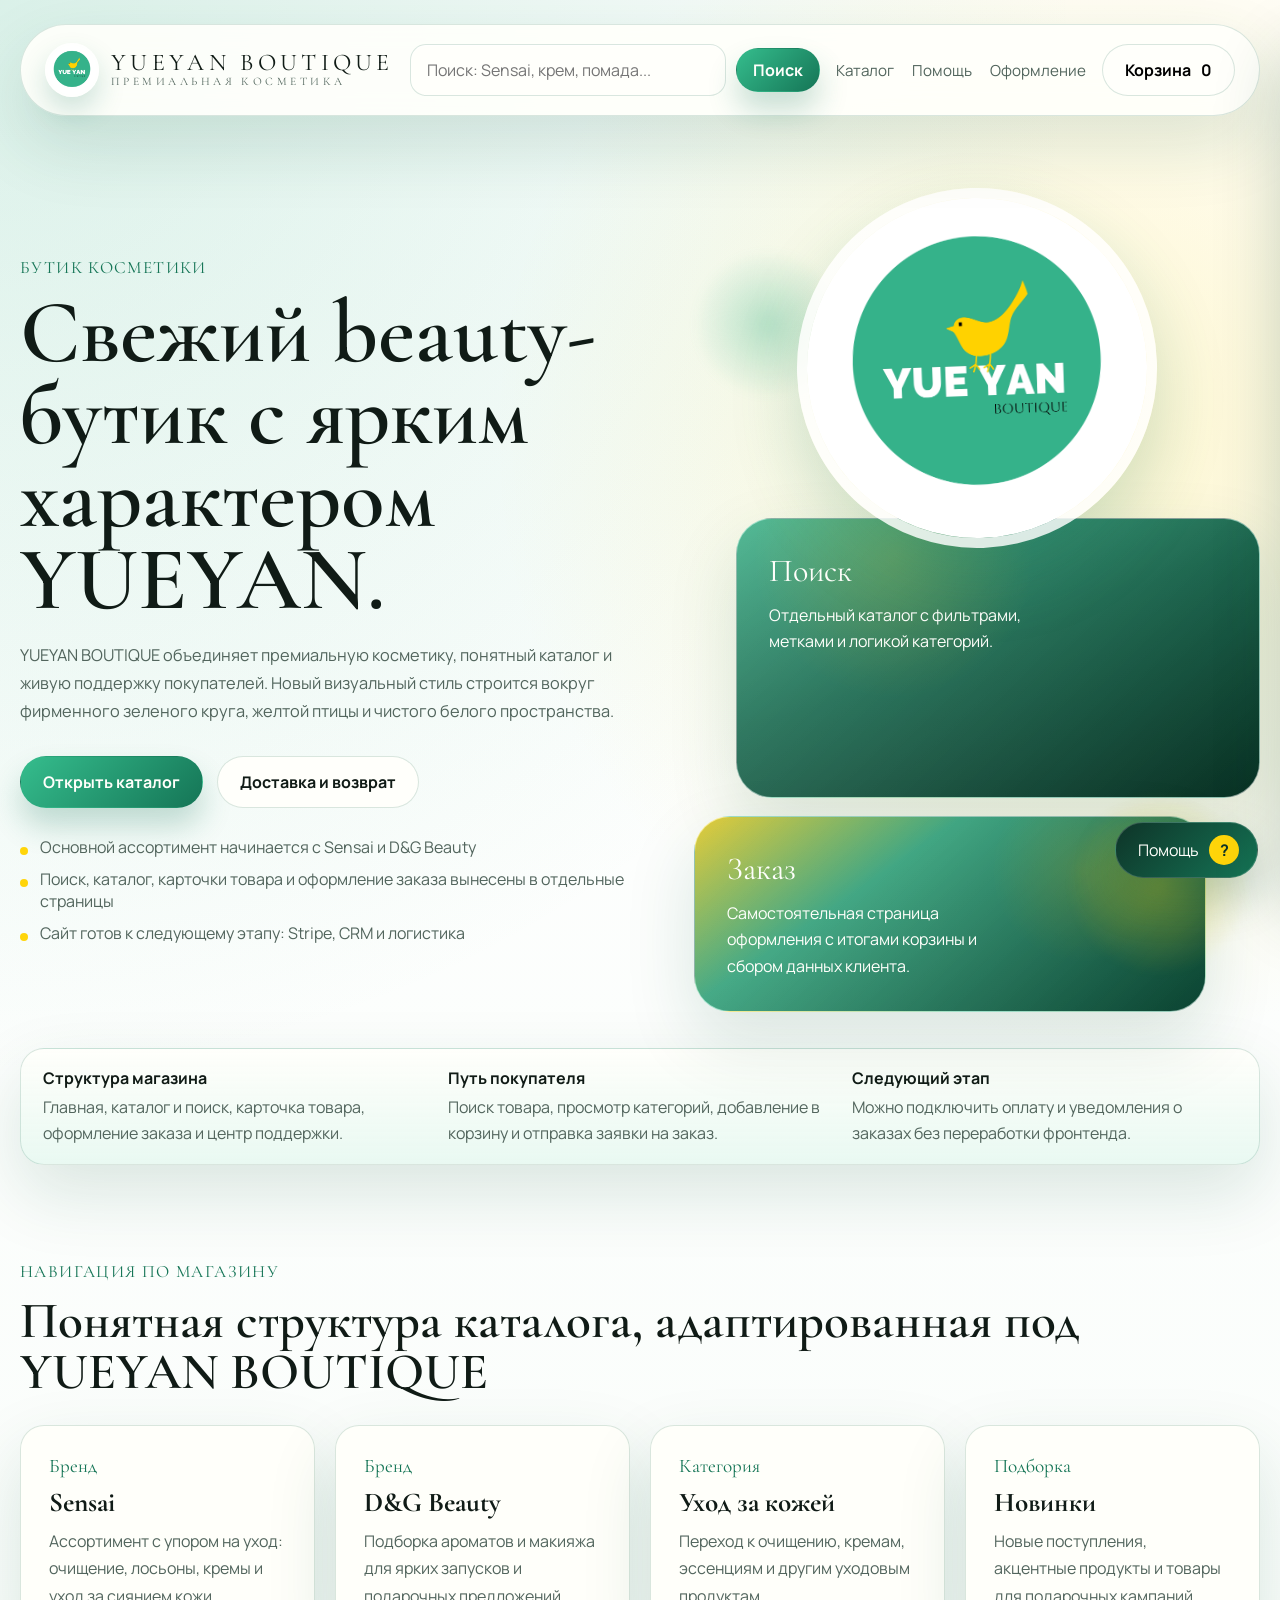
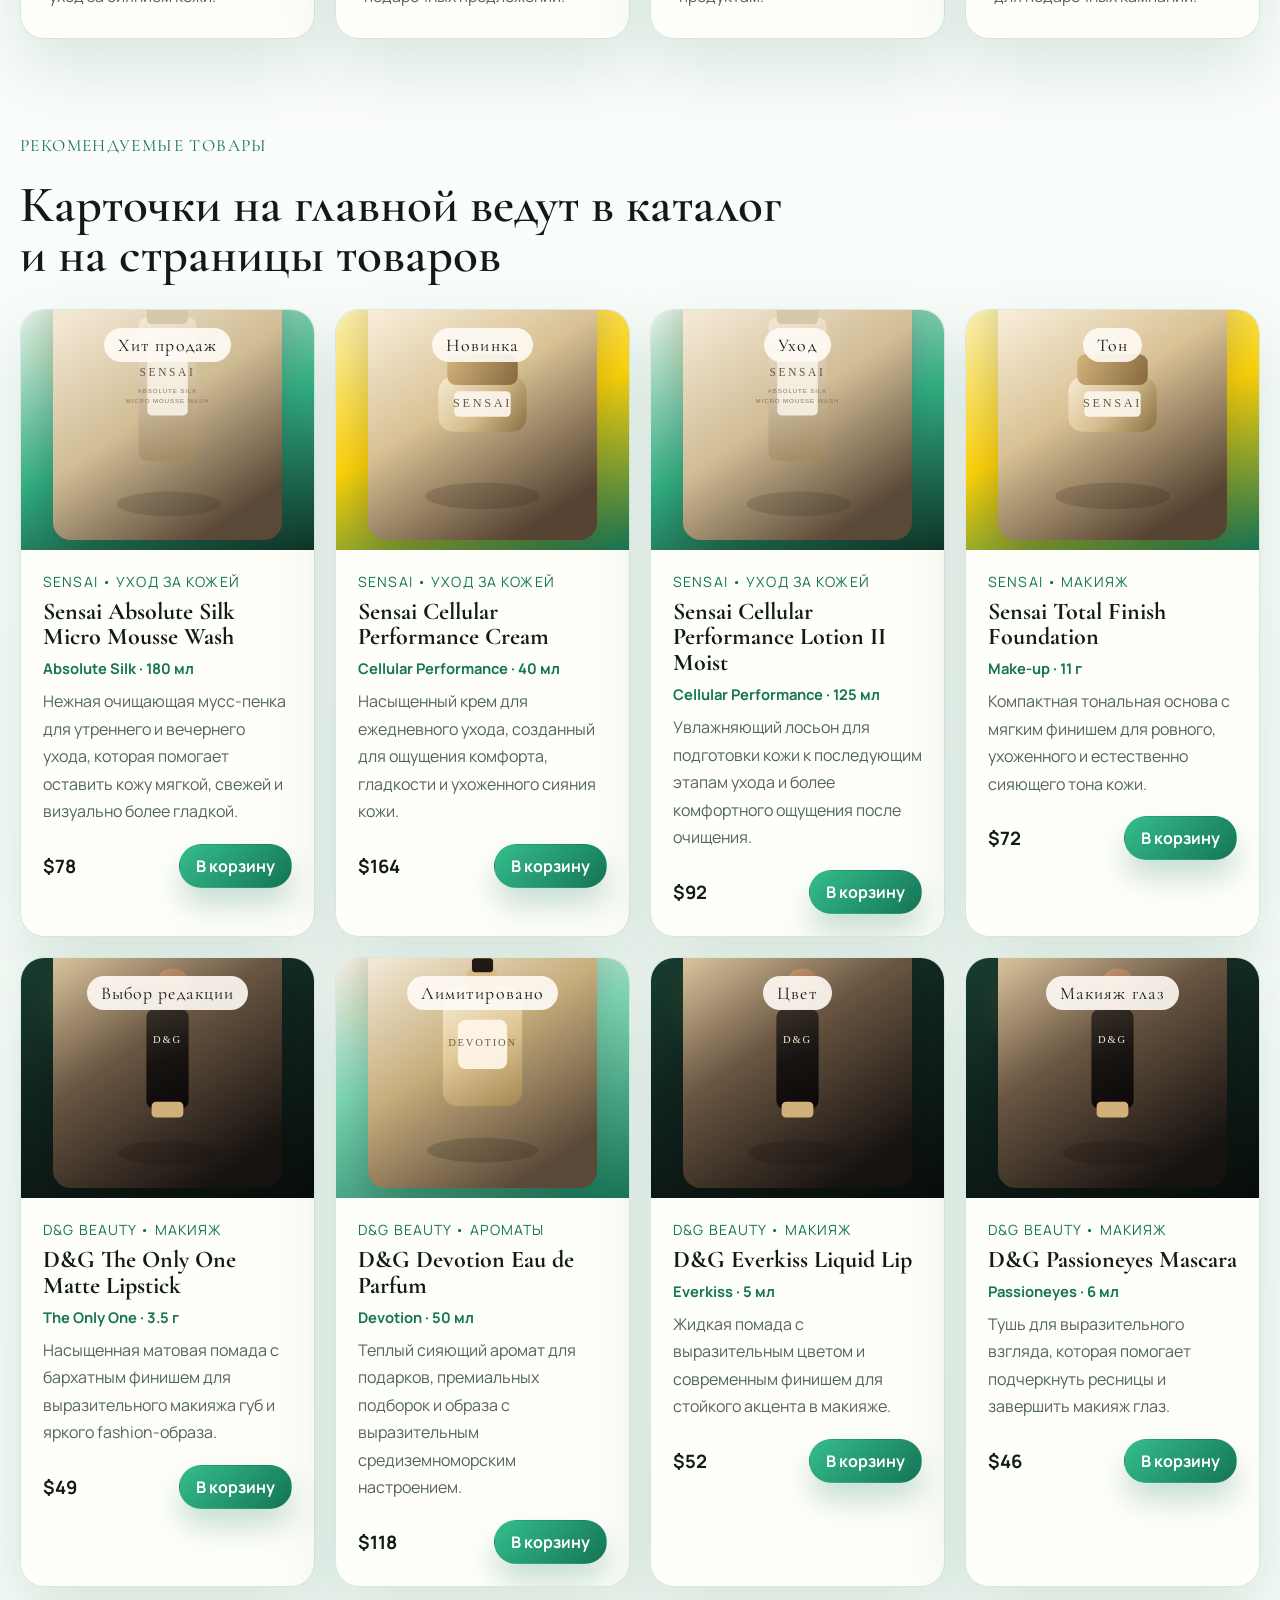
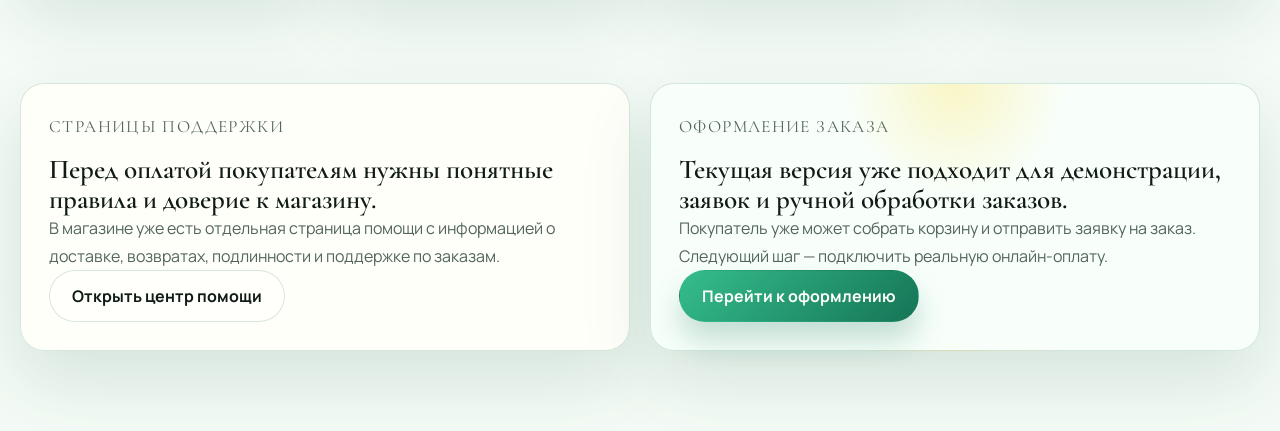
<file: index.html>
<!DOCTYPE html>
<html lang="ru">
  <head>
    <meta charset="UTF-8" />
    <meta name="viewport" content="width=device-width, initial-scale=1.0" />
    <title>YUEYAN BOUTIQUE</title>
    <meta
      name="description"
      content="YUEYAN BOUTIQUE — премиальный магазин косметики с современной структурой каталога и оформления заказа."
    />
    <link rel="preconnect" href="https://fonts.googleapis.com" />
    <link rel="preconnect" href="https://fonts.gstatic.com" crossorigin />
    <link
      href="https://fonts.googleapis.com/css2?family=Cormorant+Garamond:wght@500;600;700&family=Manrope:wght@400;500;600;700;800&display=swap"
      rel="stylesheet"
    />
    <link rel="stylesheet" href="./styles.css" />
  </head>
  <body data-page="home">
    <div class="page-shell">
      <header class="site-header">
        <a class="brand-mark" href="./index.html" aria-label="YUEYAN BOUTIQUE home">
          <img class="brand-mark__logo" src="./assets/yueyan-logo.png" alt="YUEYAN BOUTIQUE" />
          <span>
            <span class="brand-mark__title">YUEYAN BOUTIQUE</span>
            <span class="brand-mark__tag">премиальная косметика</span>
          </span>
        </a>
        <form class="search-bar search-bar--header" action="./catalog.html" method="get">
          <input type="search" name="q" placeholder="Поиск: Sensai, крем, помада..." />
          <button class="button button--primary button--small" type="submit">Поиск</button>
        </form>
        <nav class="site-nav" aria-label="Primary">
          <a href="./catalog.html">Каталог</a>
          <a href="./help.html">Помощь</a>
          <a href="./checkout.html">Оформление</a>
        </nav>
        <button class="cart-button" id="cartToggle" type="button">
          Корзина
          <strong id="cartCount">0</strong>
        </button>
      </header>

      <main>
        <section class="hero hero--store">
          <div class="hero__content">
            <p class="eyebrow">Бутик косметики</p>
            <h1>Свежий beauty-бутик с ярким характером YUEYAN.</h1>
            <p class="hero__copy">
              YUEYAN BOUTIQUE объединяет премиальную косметику, понятный каталог
              и живую поддержку покупателей. Новый визуальный стиль строится вокруг
              фирменного зеленого круга, желтой птицы и чистого белого пространства.
            </p>
            <div class="hero__actions">
              <a class="button button--primary" href="./catalog.html">Открыть каталог</a>
              <a class="button button--ghost" href="./help.html">Доставка и возврат</a>
            </div>
            <ul class="hero__notes">
              <li>Основной ассортимент начинается с Sensai и D&amp;G Beauty</li>
              <li>Поиск, каталог, карточки товара и оформление заказа вынесены в отдельные страницы</li>
              <li>Сайт готов к следующему этапу: Stripe, CRM и логистика</li>
            </ul>
          </div>
          <div class="hero__visual" aria-hidden="true">
            <img class="hero-logo" src="./assets/yueyan-logo.png" alt="" />
            <div class="hero-card hero-card--tall">
              <span>Поиск</span>
              <p>Отдельный каталог с фильтрами, метками и логикой категорий.</p>
            </div>
            <div class="hero-card hero-card--wide">
              <span>Заказ</span>
              <p>Самостоятельная страница оформления с итогами корзины и сбором данных клиента.</p>
            </div>
            <div class="hero-orb hero-orb--one"></div>
            <div class="hero-orb hero-orb--two"></div>
          </div>
        </section>

        <section class="promo-bar">
          <div>
            <strong>Структура магазина</strong>
            <span>Главная, каталог и поиск, карточка товара, оформление заказа и центр поддержки.</span>
          </div>
          <div>
            <strong>Путь покупателя</strong>
            <span>Поиск товара, просмотр категорий, добавление в корзину и отправка заявки на заказ.</span>
          </div>
          <div>
            <strong>Следующий этап</strong>
            <span>Можно подключить оплату и уведомления о заказах без переработки фронтенда.</span>
          </div>
        </section>

        <section class="section">
          <div class="section-heading section-heading--row">
            <div>
              <p class="eyebrow">Навигация по магазину</p>
              <h2>Понятная структура каталога, адаптированная под YUEYAN BOUTIQUE</h2>
            </div>
          </div>
          <div class="entry-grid">
            <a class="entry-card" href="./catalog.html?brand=Sensai">
              <span class="entry-card__eyebrow">Бренд</span>
              <h3>Sensai</h3>
              <p>Ассортимент с упором на уход: очищение, лосьоны, кремы и уход за сиянием кожи.</p>
            </a>
            <a class="entry-card" href="./catalog.html?brand=D%26G%20Beauty">
              <span class="entry-card__eyebrow">Бренд</span>
              <h3>D&amp;G Beauty</h3>
              <p>Подборка ароматов и макияжа для ярких запусков и подарочных предложений.</p>
            </a>
            <a class="entry-card" href="./catalog.html?category=%D0%A3%D1%85%D0%BE%D0%B4%20%D0%B7%D0%B0%20%D0%BA%D0%BE%D0%B6%D0%B5%D0%B9">
              <span class="entry-card__eyebrow">Категория</span>
              <h3>Уход за кожей</h3>
              <p>Переход к очищению, кремам, эссенциям и другим уходовым продуктам.</p>
            </a>
            <a class="entry-card" href="./catalog.html?tag=new">
              <span class="entry-card__eyebrow">Подборка</span>
              <h3>Новинки</h3>
              <p>Новые поступления, акцентные продукты и товары для подарочных кампаний.</p>
            </a>
          </div>
        </section>

        <section class="section">
          <div class="section-heading">
            <p class="eyebrow">Рекомендуемые товары</p>
            <h2>Карточки на главной ведут в каталог и на страницы товаров</h2>
          </div>
          <div class="product-grid" id="featuredProducts"></div>
        </section>

        <section class="section">
          <div class="two-column">
            <div class="info-card">
              <p class="eyebrow">Страницы поддержки</p>
              <h2>Перед оплатой покупателям нужны понятные правила и доверие к магазину.</h2>
              <p>
                В магазине уже есть отдельная страница помощи с информацией о
                доставке, возвратах, подлинности и поддержке по заказам.
              </p>
              <a class="button button--ghost" href="./help.html">Открыть центр помощи</a>
            </div>
            <div class="info-card info-card--warm">
              <p class="eyebrow">Оформление заказа</p>
              <h2>Текущая версия уже подходит для демонстрации, заявок и ручной обработки заказов.</h2>
              <p>
                Покупатель уже может собрать корзину и отправить заявку на заказ.
                Следующий шаг — подключить реальную онлайн-оплату.
              </p>
              <a class="button button--primary" href="./checkout.html">Перейти к оформлению</a>
            </div>
          </div>
        </section>
      </main>
    </div>

    <aside class="cart-drawer" id="cartDrawer" aria-hidden="true">
      <div class="cart-drawer__header">
        <h2>Корзина</h2>
        <button class="icon-button" id="cartClose" type="button" aria-label="Close cart">×</button>
      </div>
      <div class="cart-drawer__body" id="cartItems"></div>
      <div class="cart-drawer__footer">
        <div class="cart-total">
          <span>Итого по товарам</span>
          <strong id="cartSubtotal">$0</strong>
        </div>
        <a class="button button--primary" href="./checkout.html">Перейти к оформлению</a>
      </div>
    </aside>
    <div class="cart-backdrop" id="cartBackdrop" hidden></div>

    <script src="./sanity-config.js"></script>
    <script src="./products.js"></script>
    <script src="./store.js"></script>
  </body>
</html>
</file>
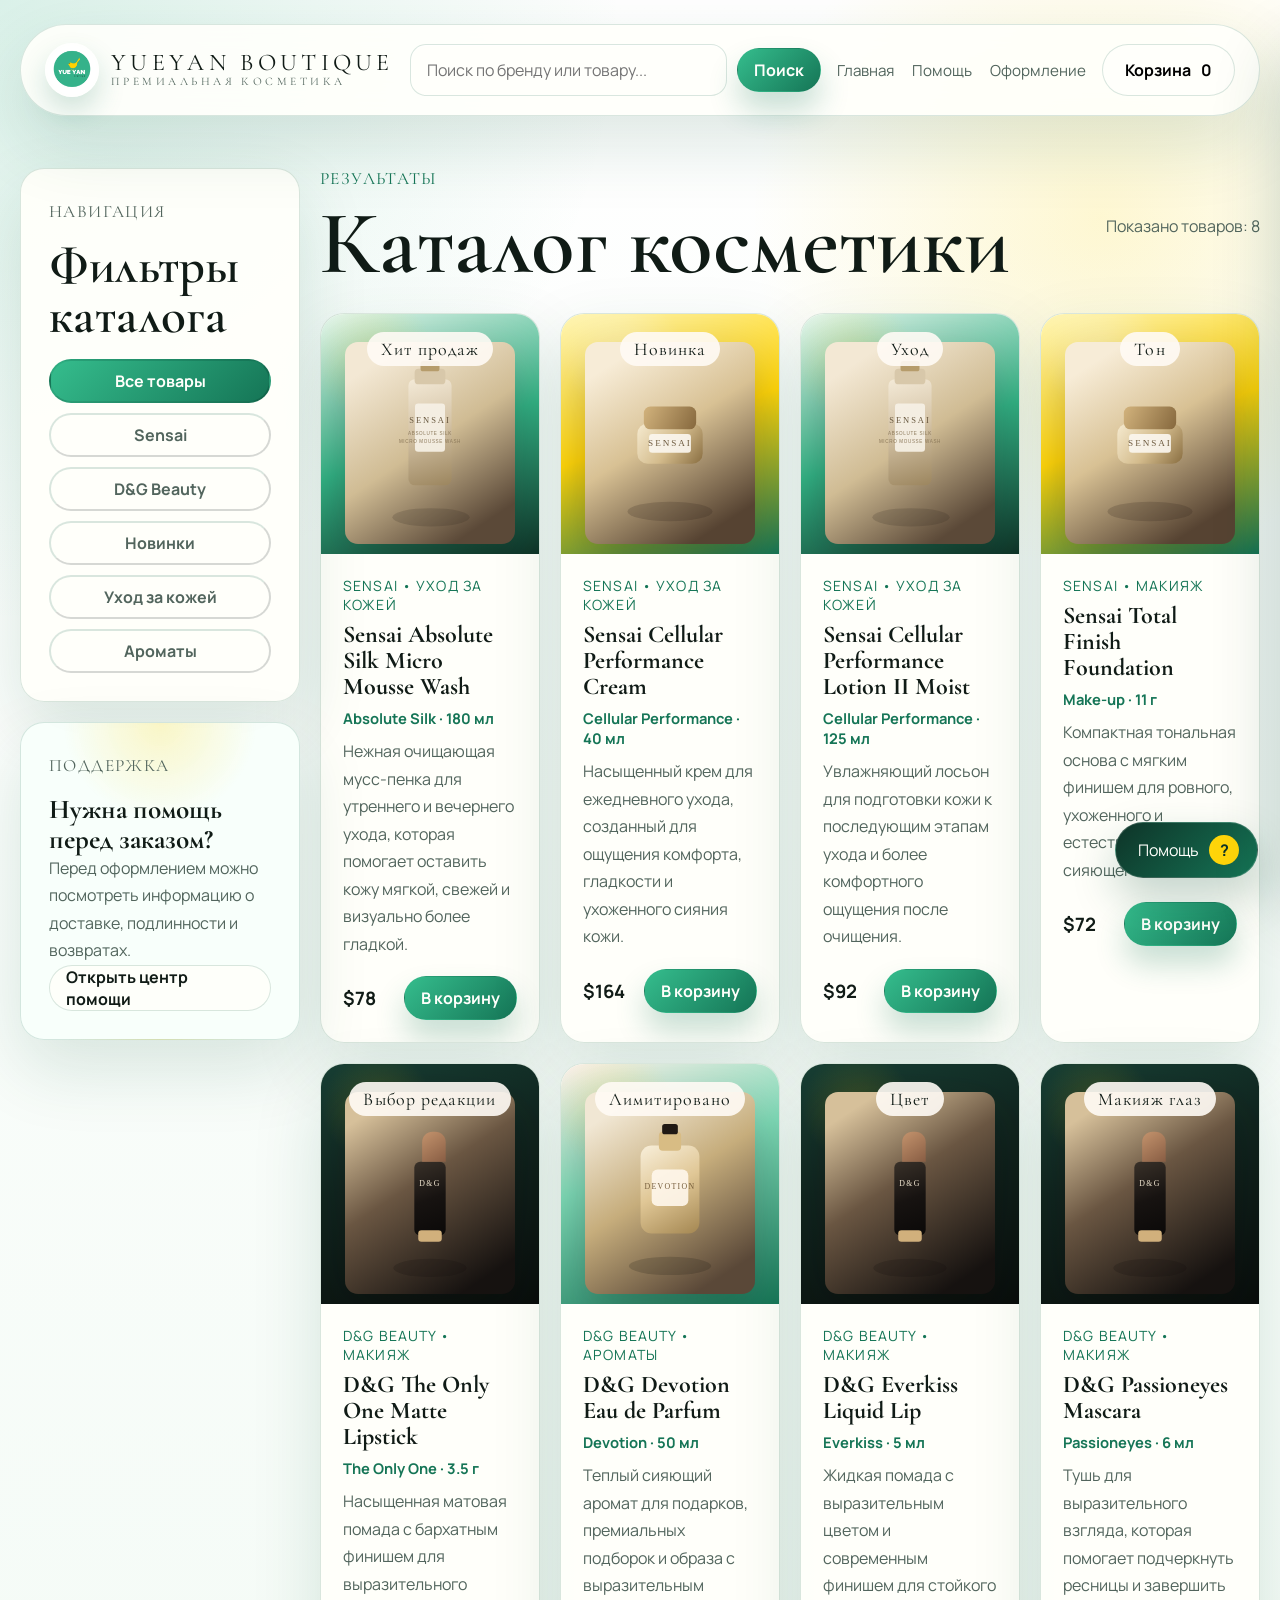
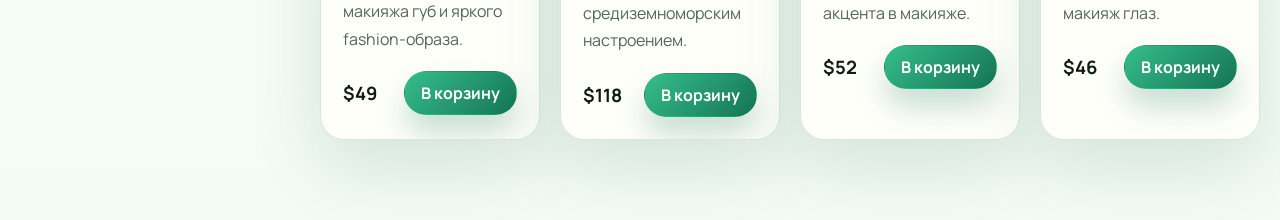
<file: catalog.html>
<!DOCTYPE html>
<html lang="ru">
  <head>
    <meta charset="UTF-8" />
    <meta name="viewport" content="width=device-width, initial-scale=1.0" />
    <title>Каталог | YUEYAN BOUTIQUE</title>
    <link rel="preconnect" href="https://fonts.googleapis.com" />
    <link rel="preconnect" href="https://fonts.gstatic.com" crossorigin />
    <link
      href="https://fonts.googleapis.com/css2?family=Cormorant+Garamond:wght@500;600;700&family=Manrope:wght@400;500;600;700;800&display=swap"
      rel="stylesheet"
    />
    <link rel="stylesheet" href="./styles.css" />
  </head>
  <body data-page="catalog">
    <div class="page-shell">
      <header class="site-header">
        <a class="brand-mark" href="./index.html">
          <img class="brand-mark__logo" src="./assets/yueyan-logo.png" alt="YUEYAN BOUTIQUE" />
          <span>
            <span class="brand-mark__title">YUEYAN BOUTIQUE</span>
            <span class="brand-mark__tag">премиальная косметика</span>
          </span>
        </a>
        <form class="search-bar search-bar--header" action="./catalog.html" method="get">
          <input id="catalogSearchInput" type="search" name="q" placeholder="Поиск по бренду или товару..." />
          <button class="button button--primary button--small" type="submit">Поиск</button>
        </form>
        <nav class="site-nav" aria-label="Primary">
          <a href="./index.html">Главная</a>
          <a href="./help.html">Помощь</a>
          <a href="./checkout.html">Оформление</a>
        </nav>
        <button class="cart-button" id="cartToggle" type="button">
          Корзина
          <strong id="cartCount">0</strong>
        </button>
      </header>

      <main>
        <section class="section section--tight">
          <div class="catalog-layout">
            <aside class="catalog-sidebar">
              <div class="sidebar-card">
                <p class="eyebrow">Навигация</p>
                <h2>Фильтры каталога</h2>
                <div class="filter-stack">
                  <button class="filter-chip is-active" type="button" data-filter="all">Все товары</button>
                  <button class="filter-chip" type="button" data-filter="Sensai">Sensai</button>
                  <button class="filter-chip" type="button" data-filter="D&G Beauty">D&amp;G Beauty</button>
                  <button class="filter-chip" type="button" data-filter="new">Новинки</button>
                  <button class="filter-chip" type="button" data-filter="Уход за кожей">Уход за кожей</button>
                  <button class="filter-chip" type="button" data-filter="Ароматы">Ароматы</button>
                </div>
              </div>
              <div class="sidebar-card sidebar-card--soft">
                <p class="eyebrow">Поддержка</p>
                <h3>Нужна помощь перед заказом?</h3>
                <p>Перед оформлением можно посмотреть информацию о доставке, подлинности и возвратах.</p>
                <a class="button button--ghost button--small" href="./help.html">Открыть центр помощи</a>
              </div>
            </aside>
            <section class="catalog-main">
              <div class="section-heading section-heading--row">
                <div>
                  <p class="eyebrow">Результаты</p>
                  <h1 class="page-title" id="catalogTitle">Каталог косметики</h1>
                </div>
                <p class="catalog-meta" id="catalogMeta">Показаны товары из текущей подборки</p>
              </div>
              <div class="product-grid" id="catalogProducts"></div>
              <div class="empty-result" id="catalogEmpty" hidden>
                <h3>По вашему запросу ничего не найдено.</h3>
                <p>Попробуйте поиск по бренду, категории или более короткому ключевому слову.</p>
              </div>
            </section>
          </div>
        </section>
      </main>
    </div>

    <aside class="cart-drawer" id="cartDrawer" aria-hidden="true">
      <div class="cart-drawer__header">
        <h2>Корзина</h2>
        <button class="icon-button" id="cartClose" type="button" aria-label="Close cart">×</button>
      </div>
      <div class="cart-drawer__body" id="cartItems"></div>
      <div class="cart-drawer__footer">
        <div class="cart-total">
          <span>Итого по товарам</span>
          <strong id="cartSubtotal">$0</strong>
        </div>
        <a class="button button--primary" href="./checkout.html">Перейти к оформлению</a>
      </div>
    </aside>
    <div class="cart-backdrop" id="cartBackdrop" hidden></div>

    <script src="./sanity-config.js"></script>
    <script src="./products.js"></script>
    <script src="./store.js"></script>
  </body>
</html>
</file>
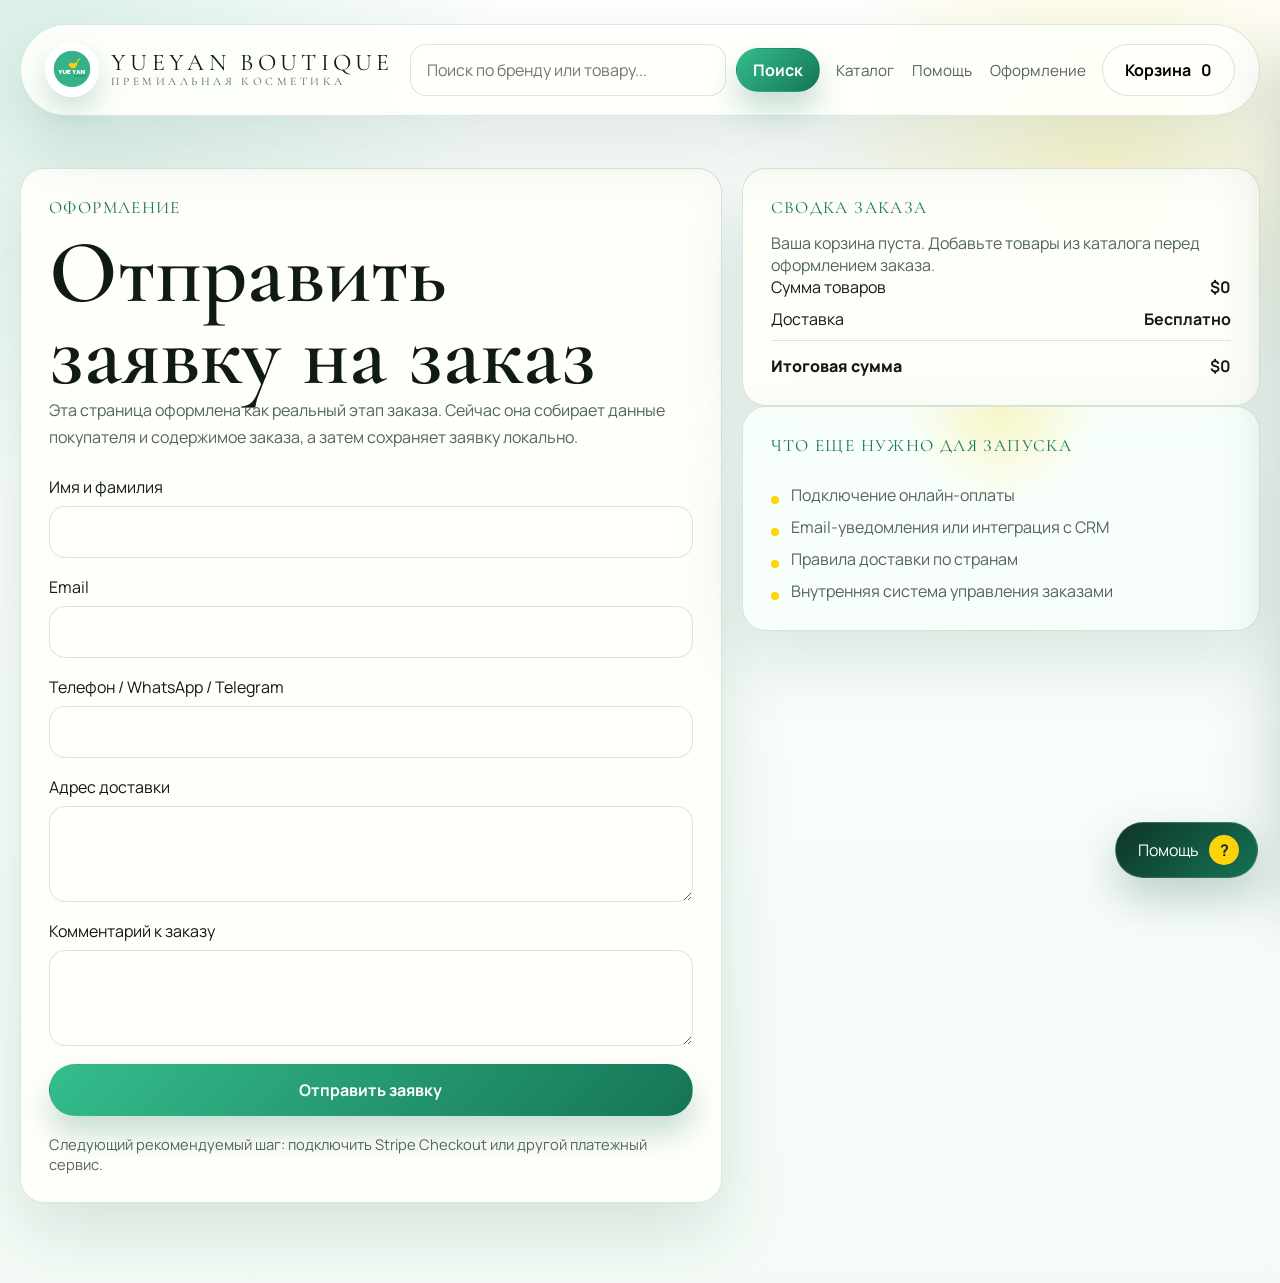
<file: checkout.html>
<!DOCTYPE html>
<html lang="ru">
  <head>
    <meta charset="UTF-8" />
    <meta name="viewport" content="width=device-width, initial-scale=1.0" />
    <title>Оформление заказа | YUEYAN BOUTIQUE</title>
    <link rel="preconnect" href="https://fonts.googleapis.com" />
    <link rel="preconnect" href="https://fonts.gstatic.com" crossorigin />
    <link
      href="https://fonts.googleapis.com/css2?family=Cormorant+Garamond:wght@500;600;700&family=Manrope:wght@400;500;600;700;800&display=swap"
      rel="stylesheet"
    />
    <link rel="stylesheet" href="./styles.css" />
  </head>
  <body data-page="checkout">
    <div class="page-shell">
      <header class="site-header">
        <a class="brand-mark" href="./index.html">
          <img class="brand-mark__logo" src="./assets/yueyan-logo.png" alt="YUEYAN BOUTIQUE" />
          <span>
            <span class="brand-mark__title">YUEYAN BOUTIQUE</span>
            <span class="brand-mark__tag">премиальная косметика</span>
          </span>
        </a>
        <form class="search-bar search-bar--header" action="./catalog.html" method="get">
          <input type="search" name="q" placeholder="Поиск по бренду или товару..." />
          <button class="button button--primary button--small" type="submit">Поиск</button>
        </form>
        <nav class="site-nav" aria-label="Primary">
          <a href="./catalog.html">Каталог</a>
          <a href="./help.html">Помощь</a>
          <a href="./checkout.html">Оформление</a>
        </nav>
        <button class="cart-button" id="cartToggle" type="button">
          Корзина
          <strong id="cartCount">0</strong>
        </button>
      </header>

      <main>
        <section class="section section--tight">
          <div class="checkout-layout">
            <div class="checkout-card">
              <p class="eyebrow">Оформление</p>
              <h1 class="page-title">Отправить заявку на заказ</h1>
              <p class="page-intro">
                Эта страница оформлена как реальный этап заказа. Сейчас она собирает
                данные покупателя и содержимое заказа, а затем сохраняет заявку локально.
              </p>
              <form class="checkout-form" id="checkoutForm">
                <label>
                  <span>Имя и фамилия</span>
                  <input name="customerName" type="text" required />
                </label>
                <label>
                  <span>Email</span>
                  <input name="customerEmail" type="email" required />
                </label>
                <label>
                  <span>Телефон / WhatsApp / Telegram</span>
                  <input name="customerPhone" type="text" />
                </label>
                <label>
                  <span>Адрес доставки</span>
                  <textarea name="customerAddress" rows="3" required></textarea>
                </label>
                <label>
                  <span>Комментарий к заказу</span>
                  <textarea name="customerNote" rows="3"></textarea>
                </label>
                <button class="button button--primary" type="submit">Отправить заявку</button>
                <p class="form-hint">
                  Следующий рекомендуемый шаг: подключить Stripe Checkout или другой платежный сервис.
                </p>
              </form>
            </div>

            <aside class="checkout-side">
              <div class="status-card">
                <p class="eyebrow">Сводка заказа</p>
                <div id="checkoutSummary"></div>
              </div>
              <div class="status-card status-card--warm">
                <p class="eyebrow">Что еще нужно для запуска</p>
                <ul class="status-list">
                  <li>Подключение онлайн-оплаты</li>
                  <li>Email-уведомления или интеграция с CRM</li>
                  <li>Правила доставки по странам</li>
                  <li>Внутренняя система управления заказами</li>
                </ul>
              </div>
            </aside>
          </div>
        </section>
      </main>
    </div>

    <aside class="cart-drawer" id="cartDrawer" aria-hidden="true">
      <div class="cart-drawer__header">
        <h2>Корзина</h2>
        <button class="icon-button" id="cartClose" type="button" aria-label="Close cart">×</button>
      </div>
      <div class="cart-drawer__body" id="cartItems"></div>
      <div class="cart-drawer__footer">
        <div class="cart-total">
          <span>Итого по товарам</span>
          <strong id="cartSubtotal">$0</strong>
        </div>
        <a class="button button--primary" href="./checkout.html">Перейти к оформлению</a>
      </div>
    </aside>
    <div class="cart-backdrop" id="cartBackdrop" hidden></div>

    <script src="./sanity-config.js"></script>
    <script src="./products.js"></script>
    <script src="./store.js"></script>
  </body>
</html>
</file>
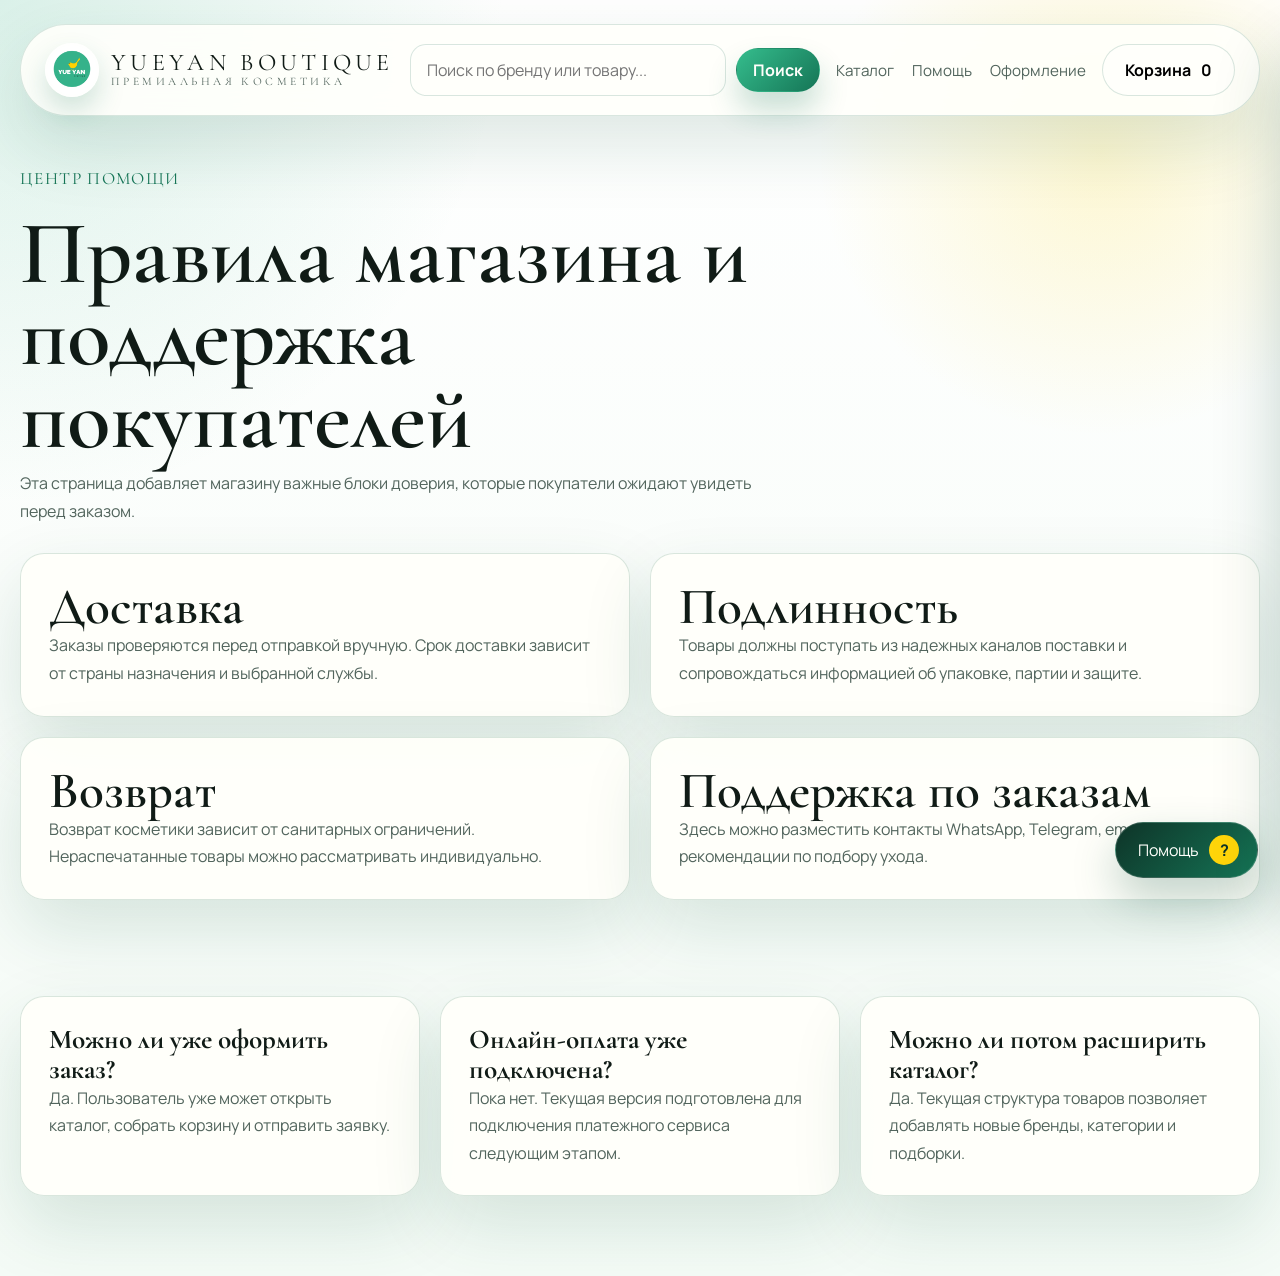
<file: help.html>
<!DOCTYPE html>
<html lang="ru">
  <head>
    <meta charset="UTF-8" />
    <meta name="viewport" content="width=device-width, initial-scale=1.0" />
    <title>Центр помощи | YUEYAN BOUTIQUE</title>
    <link rel="preconnect" href="https://fonts.googleapis.com" />
    <link rel="preconnect" href="https://fonts.gstatic.com" crossorigin />
    <link
      href="https://fonts.googleapis.com/css2?family=Cormorant+Garamond:wght@500;600;700&family=Manrope:wght@400;500;600;700;800&display=swap"
      rel="stylesheet"
    />
    <link rel="stylesheet" href="./styles.css" />
  </head>
  <body data-page="help">
    <div class="page-shell">
      <header class="site-header">
        <a class="brand-mark" href="./index.html">
          <img class="brand-mark__logo" src="./assets/yueyan-logo.png" alt="YUEYAN BOUTIQUE" />
          <span>
            <span class="brand-mark__title">YUEYAN BOUTIQUE</span>
            <span class="brand-mark__tag">премиальная косметика</span>
          </span>
        </a>
        <form class="search-bar search-bar--header" action="./catalog.html" method="get">
          <input type="search" name="q" placeholder="Поиск по бренду или товару..." />
          <button class="button button--primary button--small" type="submit">Поиск</button>
        </form>
        <nav class="site-nav" aria-label="Primary">
          <a href="./catalog.html">Каталог</a>
          <a href="./help.html">Помощь</a>
          <a href="./checkout.html">Оформление</a>
        </nav>
        <button class="cart-button" id="cartToggle" type="button">
          Корзина
          <strong id="cartCount">0</strong>
        </button>
      </header>

      <main>
        <section class="section section--tight">
          <div class="section-heading">
            <p class="eyebrow">Центр помощи</p>
            <h1 class="page-title">Правила магазина и поддержка покупателей</h1>
            <p class="page-intro">
              Эта страница добавляет магазину важные блоки доверия, которые покупатели ожидают увидеть перед заказом.
            </p>
          </div>
          <div class="help-grid">
            <article class="policy-card">
              <h2>Доставка</h2>
              <p>Заказы проверяются перед отправкой вручную. Срок доставки зависит от страны назначения и выбранной службы.</p>
            </article>
            <article class="policy-card">
              <h2>Подлинность</h2>
              <p>Товары должны поступать из надежных каналов поставки и сопровождаться информацией об упаковке, партии и защите.</p>
            </article>
            <article class="policy-card">
              <h2>Возврат</h2>
              <p>Возврат косметики зависит от санитарных ограничений. Нераспечатанные товары можно рассматривать индивидуально.</p>
            </article>
            <article class="policy-card">
              <h2>Поддержка по заказам</h2>
              <p>Здесь можно разместить контакты WhatsApp, Telegram, email и рекомендации по подбору ухода.</p>
            </article>
          </div>
        </section>

        <section class="section">
          <div class="faq-list">
            <article class="faq-item">
              <h3>Можно ли уже оформить заказ?</h3>
              <p>Да. Пользователь уже может открыть каталог, собрать корзину и отправить заявку.</p>
            </article>
            <article class="faq-item">
              <h3>Онлайн-оплата уже подключена?</h3>
              <p>Пока нет. Текущая версия подготовлена для подключения платежного сервиса следующим этапом.</p>
            </article>
            <article class="faq-item">
              <h3>Можно ли потом расширить каталог?</h3>
              <p>Да. Текущая структура товаров позволяет добавлять новые бренды, категории и подборки.</p>
            </article>
          </div>
        </section>
      </main>
    </div>

    <aside class="cart-drawer" id="cartDrawer" aria-hidden="true">
      <div class="cart-drawer__header">
        <h2>Корзина</h2>
        <button class="icon-button" id="cartClose" type="button" aria-label="Close cart">×</button>
      </div>
      <div class="cart-drawer__body" id="cartItems"></div>
      <div class="cart-drawer__footer">
        <div class="cart-total">
          <span>Итого по товарам</span>
          <strong id="cartSubtotal">$0</strong>
        </div>
        <a class="button button--primary" href="./checkout.html">Перейти к оформлению</a>
      </div>
    </aside>
    <div class="cart-backdrop" id="cartBackdrop" hidden></div>

    <script src="./sanity-config.js"></script>
    <script src="./products.js"></script>
    <script src="./store.js"></script>
  </body>
</html>
</file>
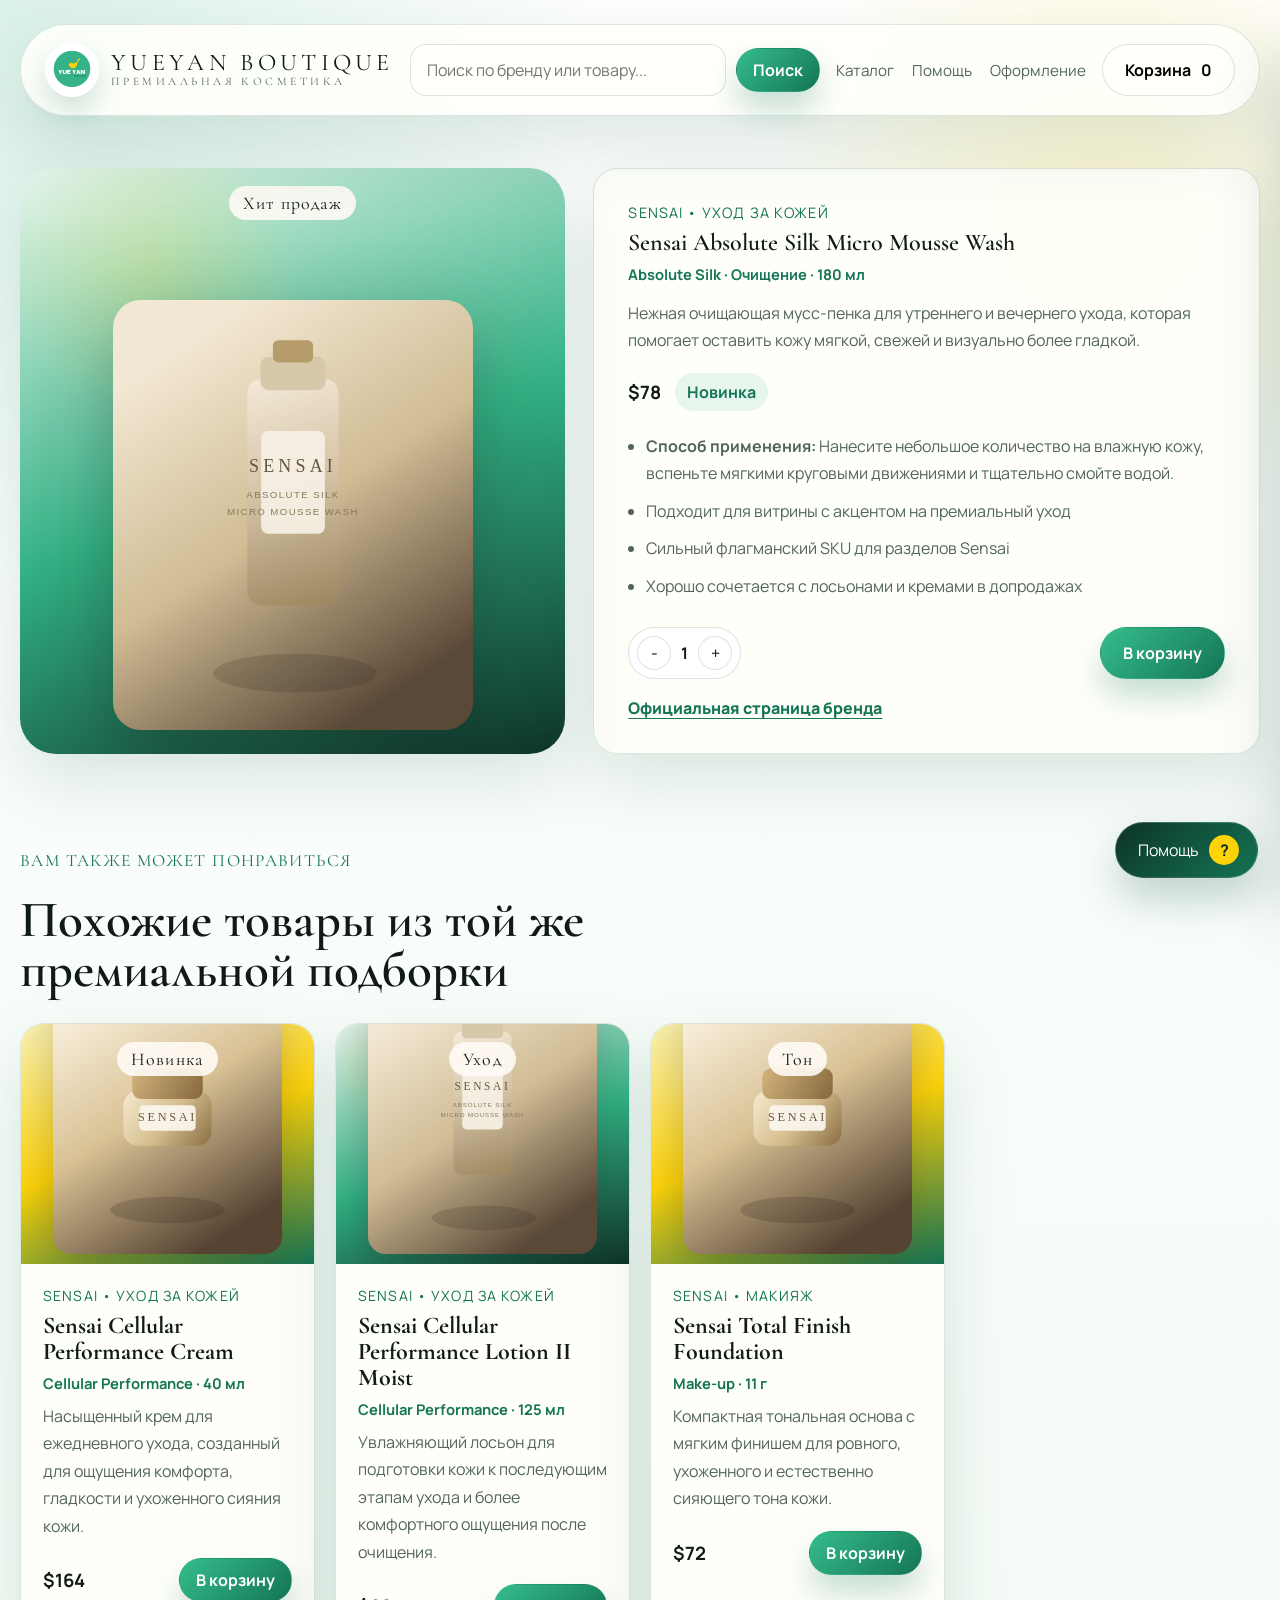
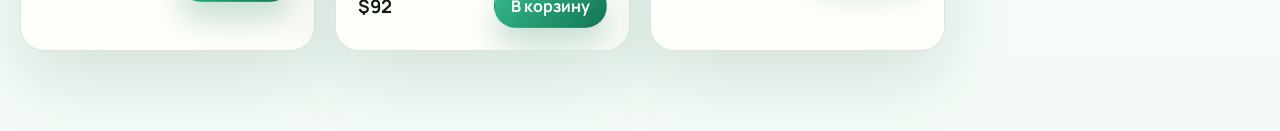
<file: product.html>
<!DOCTYPE html>
<html lang="ru">
  <head>
    <meta charset="UTF-8" />
    <meta name="viewport" content="width=device-width, initial-scale=1.0" />
    <title>Товар | YUEYAN BOUTIQUE</title>
    <link rel="preconnect" href="https://fonts.googleapis.com" />
    <link rel="preconnect" href="https://fonts.gstatic.com" crossorigin />
    <link
      href="https://fonts.googleapis.com/css2?family=Cormorant+Garamond:wght@500;600;700&family=Manrope:wght@400;500;600;700;800&display=swap"
      rel="stylesheet"
    />
    <link rel="stylesheet" href="./styles.css" />
  </head>
  <body data-page="product">
    <div class="page-shell">
      <header class="site-header">
        <a class="brand-mark" href="./index.html">
          <img class="brand-mark__logo" src="./assets/yueyan-logo.png" alt="YUEYAN BOUTIQUE" />
          <span>
            <span class="brand-mark__title">YUEYAN BOUTIQUE</span>
            <span class="brand-mark__tag">премиальная косметика</span>
          </span>
        </a>
        <form class="search-bar search-bar--header" action="./catalog.html" method="get">
          <input type="search" name="q" placeholder="Поиск по бренду или товару..." />
          <button class="button button--primary button--small" type="submit">Поиск</button>
        </form>
        <nav class="site-nav" aria-label="Primary">
          <a href="./catalog.html">Каталог</a>
          <a href="./help.html">Помощь</a>
          <a href="./checkout.html">Оформление</a>
        </nav>
        <button class="cart-button" id="cartToggle" type="button">
          Корзина
          <strong id="cartCount">0</strong>
        </button>
      </header>

      <main>
        <section class="section section--tight">
          <div class="product-detail" id="productDetail"></div>
        </section>

        <section class="section">
          <div class="section-heading">
            <p class="eyebrow">Вам также может понравиться</p>
            <h2>Похожие товары из той же премиальной подборки</h2>
          </div>
          <div class="product-grid" id="relatedProducts"></div>
        </section>
      </main>
    </div>

    <aside class="cart-drawer" id="cartDrawer" aria-hidden="true">
      <div class="cart-drawer__header">
        <h2>Корзина</h2>
        <button class="icon-button" id="cartClose" type="button" aria-label="Close cart">×</button>
      </div>
      <div class="cart-drawer__body" id="cartItems"></div>
      <div class="cart-drawer__footer">
        <div class="cart-total">
          <span>Итого по товарам</span>
          <strong id="cartSubtotal">$0</strong>
        </div>
        <a class="button button--primary" href="./checkout.html">Перейти к оформлению</a>
      </div>
    </aside>
    <div class="cart-backdrop" id="cartBackdrop" hidden></div>

    <script src="./sanity-config.js"></script>
    <script src="./products.js"></script>
    <script src="./store.js"></script>
  </body>
</html>
</file>
<file: styles.css>
:root {
  --bg: #f4fbf6;
  --surface: rgba(255, 255, 250, 0.94);
  --surface-strong: #fffffb;
  --surface-soft: #dff2e8;
  --text: #101b16;
  --muted: #52655d;
  --line: rgba(20, 103, 76, 0.16);
  --accent: #32b184;
  --accent-deep: #157556;
  --accent-soft: #bcebd7;
  --gold: #ffd50a;
  --gold-deep: #d9a900;
  --dark-panel: #0e3428;
  --dark-soft: #163f33;
  --shadow: 0 28px 70px rgba(15, 83, 60, 0.14);
  --radius-xl: 36px;
  --radius-lg: 24px;
  --radius-md: 18px;
  --max-width: 1240px;
}

* {
  box-sizing: border-box;
}

html {
  scroll-behavior: smooth;
}

body {
  margin: 0;
  min-height: 100vh;
  font-family: "Manrope", sans-serif;
  color: var(--text);
  background:
    radial-gradient(circle at top left, rgba(50, 177, 132, 0.18), transparent 28%),
    radial-gradient(circle at 86% 12%, rgba(255, 213, 10, 0.18), transparent 18%),
    linear-gradient(180deg, #ffffff 0%, var(--bg) 100%);
}

body.no-scroll {
  overflow: hidden;
}

a {
  color: inherit;
  text-decoration: none;
}

button,
input,
textarea {
  font: inherit;
}

button {
  cursor: pointer;
}

h1,
h2,
h3,
p {
  margin: 0;
}

.page-shell {
  width: min(calc(100% - 32px), var(--max-width));
  margin: 0 auto;
  padding: 24px 0 80px;
}

.site-header {
  position: sticky;
  top: 16px;
  z-index: 20;
  display: grid;
  grid-template-columns: auto minmax(220px, 1fr) auto auto;
  gap: 16px;
  align-items: center;
  padding: 18px 24px;
  border: 1px solid var(--line);
  border-radius: 999px;
  background: rgba(255, 255, 251, 0.9);
  backdrop-filter: blur(14px);
  box-shadow: var(--shadow);
}

.brand-mark {
  display: inline-flex;
  align-items: center;
  gap: 12px;
  min-width: max-content;
}

.brand-mark__logo {
  width: 54px;
  height: 54px;
  border: 2px solid rgba(255, 255, 255, 0.88);
  border-radius: 50%;
  object-fit: cover;
  box-shadow: 0 14px 28px rgba(20, 117, 86, 0.2);
}

.brand-mark__title,
.brand-mark__tag,
.eyebrow,
h1,
h2,
h3,
.hero-card span,
.product-card__badge,
.entry-card__eyebrow {
  font-family: "Cormorant Garamond", serif;
}

.brand-mark__title {
  display: block;
  font-size: 1.5rem;
  line-height: 0.95;
  text-transform: uppercase;
  letter-spacing: 0.18em;
}

.brand-mark__tag {
  display: block;
  font-size: 0.72rem;
  letter-spacing: 0.3em;
  text-transform: uppercase;
  color: var(--muted);
}

.site-nav {
  display: flex;
  flex-wrap: wrap;
  gap: 18px;
  font-size: 0.95rem;
  color: var(--muted);
}

.search-bar {
  display: flex;
  gap: 10px;
  align-items: center;
}

.search-bar input,
.checkout-form input,
.checkout-form textarea {
  width: 100%;
  padding: 14px 16px;
  border: 1px solid rgba(20, 103, 76, 0.16);
  border-radius: 16px;
  background: #fffffb;
  color: var(--text);
  box-shadow: inset 0 1px 0 rgba(255, 255, 255, 0.8);
}

.button,
.cart-button {
  display: inline-flex;
  align-items: center;
  justify-content: center;
  gap: 10px;
  min-height: 52px;
  padding: 0 22px;
  border-radius: 999px;
  border: 1px solid transparent;
  font-weight: 700;
  transition: transform 180ms ease, background-color 180ms ease, border-color 180ms ease;
}

.button:hover,
.cart-button:hover {
  transform: translateY(-2px);
}

.button--primary {
  color: #fffffb;
  background: linear-gradient(135deg, #35bd8d 0%, #157556 100%);
  box-shadow: 0 18px 30px rgba(21, 117, 86, 0.24);
}

.button--ghost,
.cart-button,
.filter-chip {
  border-color: var(--line);
  background: rgba(255, 255, 251, 0.94);
}

.button--ghost:hover,
.cart-button:hover,
.filter-chip:hover {
  border-color: rgba(50, 177, 132, 0.32);
  background: rgba(235, 250, 243, 0.98);
}

.button--small {
  min-height: 44px;
  padding: 0 16px;
}

.hero {
  display: grid;
  grid-template-columns: minmax(0, 1.05fr) minmax(320px, 0.95fr);
  gap: 48px;
  align-items: center;
  padding: 72px 0 36px;
}

.eyebrow {
  margin-bottom: 14px;
  font-size: 1.08rem;
  letter-spacing: 0.08em;
  color: var(--accent-deep);
  text-transform: uppercase;
}

h1,
.page-title {
  font-size: clamp(3rem, 7vw, 5.8rem);
  line-height: 0.92;
  font-weight: 600;
}

.page-title {
  max-width: none;
}

.hero__copy,
.page-intro,
.entry-card p,
.product-card__copy,
.info-card p,
.policy-card p,
.faq-item p,
.sidebar-card p,
.catalog-meta {
  color: var(--muted);
  line-height: 1.72;
}

.hero__copy {
  margin-top: 20px;
  font-size: 1.02rem;
  max-width: 640px;
}

.hero__actions {
  display: flex;
  flex-wrap: wrap;
  gap: 14px;
  margin-top: 30px;
}

.hero__notes,
.status-list {
  display: grid;
  gap: 10px;
  margin: 28px 0 0;
  padding: 0;
  list-style: none;
  color: var(--muted);
}

.hero__notes li,
.status-list li {
  position: relative;
  padding-left: 20px;
}

.hero__notes li::before,
.status-list li::before {
  content: "";
  position: absolute;
  left: 0;
  top: 0.72em;
  width: 8px;
  height: 8px;
  border-radius: 50%;
  background: var(--gold);
}

.hero__visual {
  position: relative;
  min-height: 520px;
  display: grid;
  align-content: center;
  gap: 18px;
}

.hero-logo {
  width: min(72%, 360px);
  aspect-ratio: 1;
  margin: 0 auto -48px;
  border: 10px solid rgba(255, 255, 255, 0.82);
  border-radius: 50%;
  object-fit: cover;
  box-shadow: 0 30px 70px rgba(21, 117, 86, 0.2);
  transform: rotate(-2deg);
  z-index: 2;
}

.hero-card {
  position: relative;
  padding: 32px;
  border: 1px solid rgba(255, 255, 255, 0.52);
  border-radius: var(--radius-xl);
  color: #fffffb;
  overflow: hidden;
  box-shadow: var(--shadow);
}

.hero-card::before {
  content: "";
  position: absolute;
  inset: 0;
  background:
    linear-gradient(135deg, rgba(255, 255, 255, 0.18), transparent),
    linear-gradient(140deg, rgba(4, 45, 31, 0.12), rgba(4, 45, 31, 0.46));
}

.hero-card > * {
  position: relative;
  z-index: 1;
}

.hero-card--tall {
  min-height: 280px;
  margin-left: 42px;
  background:
    radial-gradient(circle at 30% 14%, rgba(255, 213, 10, 0.22), transparent 32%),
    linear-gradient(160deg, #35bd8d 0%, #157556 46%, #0b3326 100%);
}

.hero-card--wide {
  min-height: 190px;
  margin-right: 54px;
  background:
    radial-gradient(circle at 76% 28%, rgba(255, 213, 10, 0.22), transparent 22%),
    linear-gradient(145deg, #ffd50a 0%, #35bd8d 34%, #105640 100%);
}

.hero-card span {
  display: inline-block;
  margin-bottom: 12px;
  font-size: 2rem;
}

.hero-card p {
  max-width: 260px;
  line-height: 1.65;
}

.hero-orb {
  position: absolute;
  border-radius: 50%;
  filter: blur(4px);
}

.hero-orb--one {
  width: 148px;
  height: 148px;
  left: 0;
  top: 62px;
  background: radial-gradient(circle, rgba(50, 177, 132, 0.32) 0%, rgba(50, 177, 132, 0) 72%);
}

.hero-orb--two {
  width: 180px;
  height: 180px;
  right: 10px;
  bottom: 38px;
  background: radial-gradient(circle, rgba(255, 213, 10, 0.34) 0%, rgba(255, 213, 10, 0) 72%);
}

.promo-bar,
.entry-grid,
.product-grid,
.two-column,
.help-grid,
.faq-list,
.checkout-layout,
.catalog-layout {
  display: grid;
  gap: 20px;
}

.promo-bar {
  grid-template-columns: repeat(3, minmax(0, 1fr));
  padding: 18px 22px;
  border: 1px solid var(--line);
  border-radius: var(--radius-lg);
  background:
    linear-gradient(180deg, rgba(255, 255, 251, 0.94), rgba(230, 248, 240, 0.88));
  box-shadow: var(--shadow);
}

.promo-bar strong {
  display: block;
  margin-bottom: 6px;
}

.promo-bar span {
  color: var(--muted);
  line-height: 1.6;
}

.section {
  padding-top: 96px;
}

.section--tight {
  padding-top: 52px;
}

.section-heading {
  display: grid;
  gap: 10px;
  max-width: 780px;
}

.section-heading--row {
  grid-template-columns: 1fr auto;
  align-items: end;
  max-width: none;
}

.section-heading h2,
.info-card h2,
.sidebar-card h2,
.policy-card h2 {
  font-size: clamp(2rem, 4vw, 3.2rem);
  line-height: 0.98;
  font-weight: 600;
}

.entry-grid {
  grid-template-columns: repeat(4, minmax(0, 1fr));
  margin-top: 28px;
}

.entry-card,
.product-card,
.info-card,
.policy-card,
.faq-item,
.sidebar-card,
.checkout-card,
.status-card,
.product-detail__panel {
  border: 1px solid var(--line);
  border-radius: var(--radius-lg);
  background: var(--surface);
  box-shadow: var(--shadow);
}

.entry-card:hover,
.info-card:hover,
.policy-card:hover,
.faq-item:hover,
.sidebar-card:hover,
.product-detail__panel:hover {
  box-shadow: 0 28px 72px rgba(15, 83, 60, 0.18);
}

.entry-card,
.info-card,
.policy-card,
.faq-item,
.sidebar-card,
.checkout-card,
.status-card {
  padding: 28px;
}

.entry-card__eyebrow {
  display: inline-block;
  margin-bottom: 10px;
  font-size: 1.2rem;
  color: var(--accent-deep);
}

.entry-card h3,
.info-card h2,
.faq-item h3,
.sidebar-card h3 {
  font-size: 1.7rem;
  line-height: 1.1;
}

.entry-card p {
  margin-top: 10px;
}

.product-grid {
  grid-template-columns: repeat(4, minmax(0, 1fr));
  margin-top: 28px;
}

.product-card {
  overflow: hidden;
  transition: transform 180ms ease, box-shadow 180ms ease;
}

.product-card:hover {
  transform: translateY(-4px);
}

.product-card__media {
  min-height: 240px;
  padding: 18px;
  display: flex;
  align-items: flex-start;
  justify-content: center;
  position: relative;
  overflow: hidden;
}

.product-card__media--sensai {
  background:
    radial-gradient(circle at 24% 18%, rgba(255, 213, 10, 0.18), transparent 24%),
    linear-gradient(160deg, #e8f7ee 0%, #32b184 52%, #0e3428 100%);
}

.product-card__media--gold {
  background:
    radial-gradient(circle at 28% 16%, rgba(255, 255, 255, 0.28), transparent 24%),
    linear-gradient(160deg, #fff6b8 0%, #ffd50a 48%, #157556 100%);
}

.product-card__media--dg {
  background:
    radial-gradient(circle at 26% 18%, rgba(255, 213, 10, 0.16), transparent 22%),
    linear-gradient(160deg, #183f34 0%, #10251f 42%, #080d0b 100%);
}

.product-card__media--rose {
  background:
    radial-gradient(circle at 24% 18%, rgba(255, 213, 10, 0.18), transparent 24%),
    linear-gradient(160deg, #fff1eb 0%, #7dd9b6 42%, #167758 100%);
}

.product-card__badge {
  display: inline-flex;
  align-items: center;
  min-height: 34px;
  padding: 0 14px;
  border-radius: 999px;
  background: rgba(255, 251, 245, 0.9);
  font-size: 1.12rem;
  letter-spacing: 0.06em;
  position: relative;
  z-index: 2;
  align-self: flex-start;
}

.product-packshot {
  position: absolute;
  inset: auto;
  bottom: 10px;
  width: min(78%, 240px);
  height: auto;
  object-fit: contain;
  filter: drop-shadow(0 18px 26px rgba(17, 13, 10, 0.24));
  transform: translateY(0);
  transition: transform 200ms ease;
}

.product-card:hover .product-packshot {
  transform: translateY(-4px);
}

.product-card__body {
  padding: 22px;
}

.product-card__meta {
  font-size: 0.88rem;
  letter-spacing: 0.08em;
  text-transform: uppercase;
  color: var(--accent-deep);
}

.product-card h3,
.product-detail__panel h1 {
  margin-top: 8px;
  font-size: 1.5rem;
  line-height: 1.08;
}

.product-card__copy {
  margin-top: 10px;
}

.product-card__line,
.product-detail__line {
  margin-top: 8px;
  color: var(--accent-deep);
  font-size: 0.92rem;
  font-weight: 700;
}

.product-card__footer,
.cart-total,
.cart-item,
.product-detail__actions {
  display: flex;
  align-items: center;
  justify-content: space-between;
  gap: 14px;
}

.product-card__footer {
  margin-top: 18px;
}

.product-card__footer strong,
.cart-total strong,
.cart-item__price,
.product-detail__price {
  font-size: 1.15rem;
}

.two-column {
  grid-template-columns: repeat(2, minmax(0, 1fr));
}

.info-card--warm,
.sidebar-card--soft,
.status-card--warm {
  background:
    radial-gradient(circle at top, rgba(255, 213, 10, 0.22), transparent 28%),
    rgba(248, 255, 251, 0.94);
}

.catalog-layout {
  grid-template-columns: 280px minmax(0, 1fr);
  align-items: start;
}

.catalog-sidebar {
  display: grid;
  gap: 20px;
  position: sticky;
  top: 110px;
}

.filter-stack {
  display: grid;
  gap: 10px;
  margin-top: 18px;
}

.filter-chip {
  min-height: 44px;
  padding: 0 18px;
  border-radius: 999px;
  color: var(--muted);
  font-weight: 700;
}

.filter-chip.is-active {
  color: #fffffb;
  background: linear-gradient(135deg, #35bd8d 0%, #157556 100%);
}

.catalog-meta {
  align-self: center;
}

.empty-result {
  margin-top: 28px;
  padding: 28px;
  border: 1px dashed var(--line);
  border-radius: var(--radius-lg);
  background: rgba(255, 252, 247, 0.7);
}

.product-detail {
  display: grid;
  grid-template-columns: minmax(320px, 0.9fr) minmax(0, 1.1fr);
  gap: 28px;
}

.product-detail__media {
  min-height: 520px;
  border-radius: var(--radius-xl);
  box-shadow: var(--shadow);
}

.product-packshot--detail {
  bottom: 24px;
  width: min(76%, 360px);
  filter: drop-shadow(0 26px 38px rgba(17, 13, 10, 0.28));
}

.product-detail__panel {
  padding: 34px;
}

.product-detail__brand {
  color: var(--accent-deep);
  letter-spacing: 0.08em;
  text-transform: uppercase;
  font-size: 0.9rem;
}

.product-detail__copy,
.product-detail__specs li {
  color: var(--muted);
  line-height: 1.72;
}

.product-detail__copy {
  margin-top: 16px;
}

.product-detail__official {
  display: inline-flex;
  margin-top: 18px;
  color: var(--accent-deep);
  font-weight: 800;
  text-decoration: underline;
  text-underline-offset: 4px;
}

.product-detail__price-row {
  display: flex;
  align-items: center;
  gap: 14px;
  margin-top: 18px;
}

.product-detail__badge {
  padding: 8px 12px;
  border-radius: 999px;
  background: rgba(50, 177, 132, 0.12);
  color: var(--accent-deep);
  font-weight: 700;
}

.product-detail__specs {
  display: grid;
  gap: 10px;
  margin: 22px 0 0;
  padding-left: 18px;
}

.product-detail__actions {
  margin-top: 26px;
}

.qty-control {
  display: inline-flex;
  align-items: center;
  gap: 10px;
  padding: 8px;
  border: 1px solid var(--line);
  border-radius: 999px;
  background: #fff;
}

.qty-control button,
.qty-button {
  width: 34px;
  height: 34px;
  border: 1px solid var(--line);
  border-radius: 50%;
  background: #fff;
}

.help-grid {
  grid-template-columns: repeat(2, minmax(0, 1fr));
  margin-top: 28px;
}

.faq-list {
  grid-template-columns: repeat(3, minmax(0, 1fr));
}

.checkout-layout {
  grid-template-columns: minmax(0, 1.15fr) minmax(320px, 0.85fr);
  align-items: start;
}

.checkout-form {
  display: grid;
  gap: 18px;
  margin-top: 24px;
}

.checkout-form label {
  display: grid;
  gap: 8px;
}

.checkout-summary__row {
  display: flex;
  justify-content: space-between;
  gap: 16px;
}

.checkout-summary__row + .checkout-summary__row {
  margin-top: 10px;
}

.checkout-summary__total {
  margin-top: 14px;
  padding-top: 14px;
  border-top: 1px solid var(--line);
  font-weight: 800;
}

.form-hint {
  color: var(--muted);
  font-size: 0.92rem;
}

.cart-drawer {
  position: fixed;
  top: 20px;
  right: 20px;
  bottom: 20px;
  width: min(420px, calc(100vw - 24px));
  display: grid;
  grid-template-rows: auto 1fr auto;
  gap: 20px;
  padding: 24px;
  border: 1px solid var(--line);
  border-radius: 28px;
  background:
    linear-gradient(180deg, rgba(255, 255, 251, 0.98), rgba(239, 250, 244, 0.96));
  backdrop-filter: blur(20px);
  box-shadow: 0 32px 70px rgba(10, 63, 45, 0.24);
  transform: translateX(calc(100% + 24px));
  transition: transform 220ms ease;
  z-index: 30;
}

.cart-drawer.is-open {
  transform: translateX(0);
}

.cart-drawer__header,
.cart-drawer__footer {
  display: flex;
  align-items: center;
  justify-content: space-between;
  gap: 16px;
}

.cart-drawer__body {
  overflow: auto;
  padding-right: 6px;
}

.icon-button,
.remove-link {
  border: 0;
  background: transparent;
}

.icon-button {
  width: 42px;
  height: 42px;
  border-radius: 50%;
  background: rgba(242, 234, 221, 0.88);
  color: var(--muted);
  font-size: 1.5rem;
}

.cart-item {
  align-items: flex-start;
  padding: 16px 0;
  border-bottom: 1px solid var(--line);
}

.cart-item__info {
  flex: 1;
}

.cart-item h3 {
  font-size: 1.08rem;
}

.cart-item__meta,
.empty-state {
  color: var(--muted);
}

.cart-item__actions {
  display: flex;
  align-items: center;
  gap: 8px;
  margin-top: 10px;
}

.remove-link {
  color: var(--accent);
}

.cart-backdrop {
  position: fixed;
  inset: 0;
  background: rgba(7, 41, 30, 0.28);
  z-index: 25;
}

.support-widget {
  position: fixed;
  right: 22px;
  bottom: 22px;
  z-index: 24;
  display: grid;
  justify-items: end;
  gap: 12px;
}

.support-widget__toggle {
  display: inline-flex;
  align-items: center;
  gap: 10px;
  min-height: 56px;
  padding: 0 18px 0 22px;
  border: 1px solid rgba(255, 255, 255, 0.18);
  border-radius: 999px;
  color: #fffffb;
  background: linear-gradient(135deg, var(--dark-panel) 0%, var(--accent-deep) 100%);
  box-shadow: 0 20px 44px rgba(15, 83, 60, 0.26);
}

.support-widget__toggle strong {
  display: inline-grid;
  place-items: center;
  width: 30px;
  height: 30px;
  border-radius: 50%;
  color: var(--dark-panel);
  background: var(--gold);
}

.support-widget__panel {
  width: min(320px, calc(100vw - 32px));
  padding: 22px;
  border: 1px solid var(--line);
  border-radius: 24px;
  background:
    radial-gradient(circle at top right, rgba(255, 213, 10, 0.22), transparent 34%),
    rgba(255, 255, 251, 0.98);
  box-shadow: 0 24px 70px rgba(15, 83, 60, 0.2);
}

.support-widget__eyebrow {
  margin-bottom: 8px;
  color: var(--accent-deep);
  font-size: 0.78rem;
  font-weight: 800;
  letter-spacing: 0.14em;
  text-transform: uppercase;
}

.support-widget__panel h2 {
  font-size: 1.55rem;
  line-height: 1.05;
}

.support-widget__panel p:not(.support-widget__eyebrow) {
  margin-top: 10px;
  color: var(--muted);
  line-height: 1.6;
}

.support-widget__links {
  display: grid;
  gap: 10px;
  margin-top: 16px;
}

.support-widget__links a {
  display: flex;
  align-items: center;
  justify-content: space-between;
  min-height: 44px;
  padding: 0 14px;
  border: 1px solid var(--line);
  border-radius: 14px;
  background: #fffffb;
  color: var(--text);
  font-weight: 800;
}

.support-widget__links a::after {
  content: "→";
  color: var(--accent-deep);
}

@media (max-width: 1120px) {
  .site-header,
  .hero,
  .promo-bar,
  .entry-grid,
  .product-grid,
  .two-column,
  .help-grid,
  .faq-list,
  .checkout-layout,
  .catalog-layout,
  .section-heading--row,
  .product-detail {
    grid-template-columns: 1fr;
  }

  .hero__visual {
    min-height: auto;
  }

  .hero-card--tall,
  .hero-card--wide {
    margin: 0;
  }

  .catalog-sidebar {
    position: static;
  }
}

@media (max-width: 760px) {
  .page-shell {
    width: min(calc(100% - 20px), var(--max-width));
    padding-top: 12px;
  }

  .site-header {
    position: static;
    padding: 20px;
    border-radius: 28px;
  }

  h1,
  .page-title {
    font-size: clamp(2.7rem, 14vw, 4.2rem);
  }

  .search-bar--header {
    width: 100%;
  }

  .entry-card,
  .info-card,
  .policy-card,
  .faq-item,
  .sidebar-card,
  .checkout-card,
  .status-card,
  .product-detail__panel {
    padding: 22px;
  }

  .product-card__media,
  .product-detail__media {
    min-height: 220px;
  }

  .cart-drawer {
    top: auto;
    right: 10px;
    left: 10px;
    bottom: 10px;
    width: auto;
    height: min(78vh, 680px);
  }

  .support-widget {
    right: 12px;
    bottom: 12px;
  }
}
</file>
